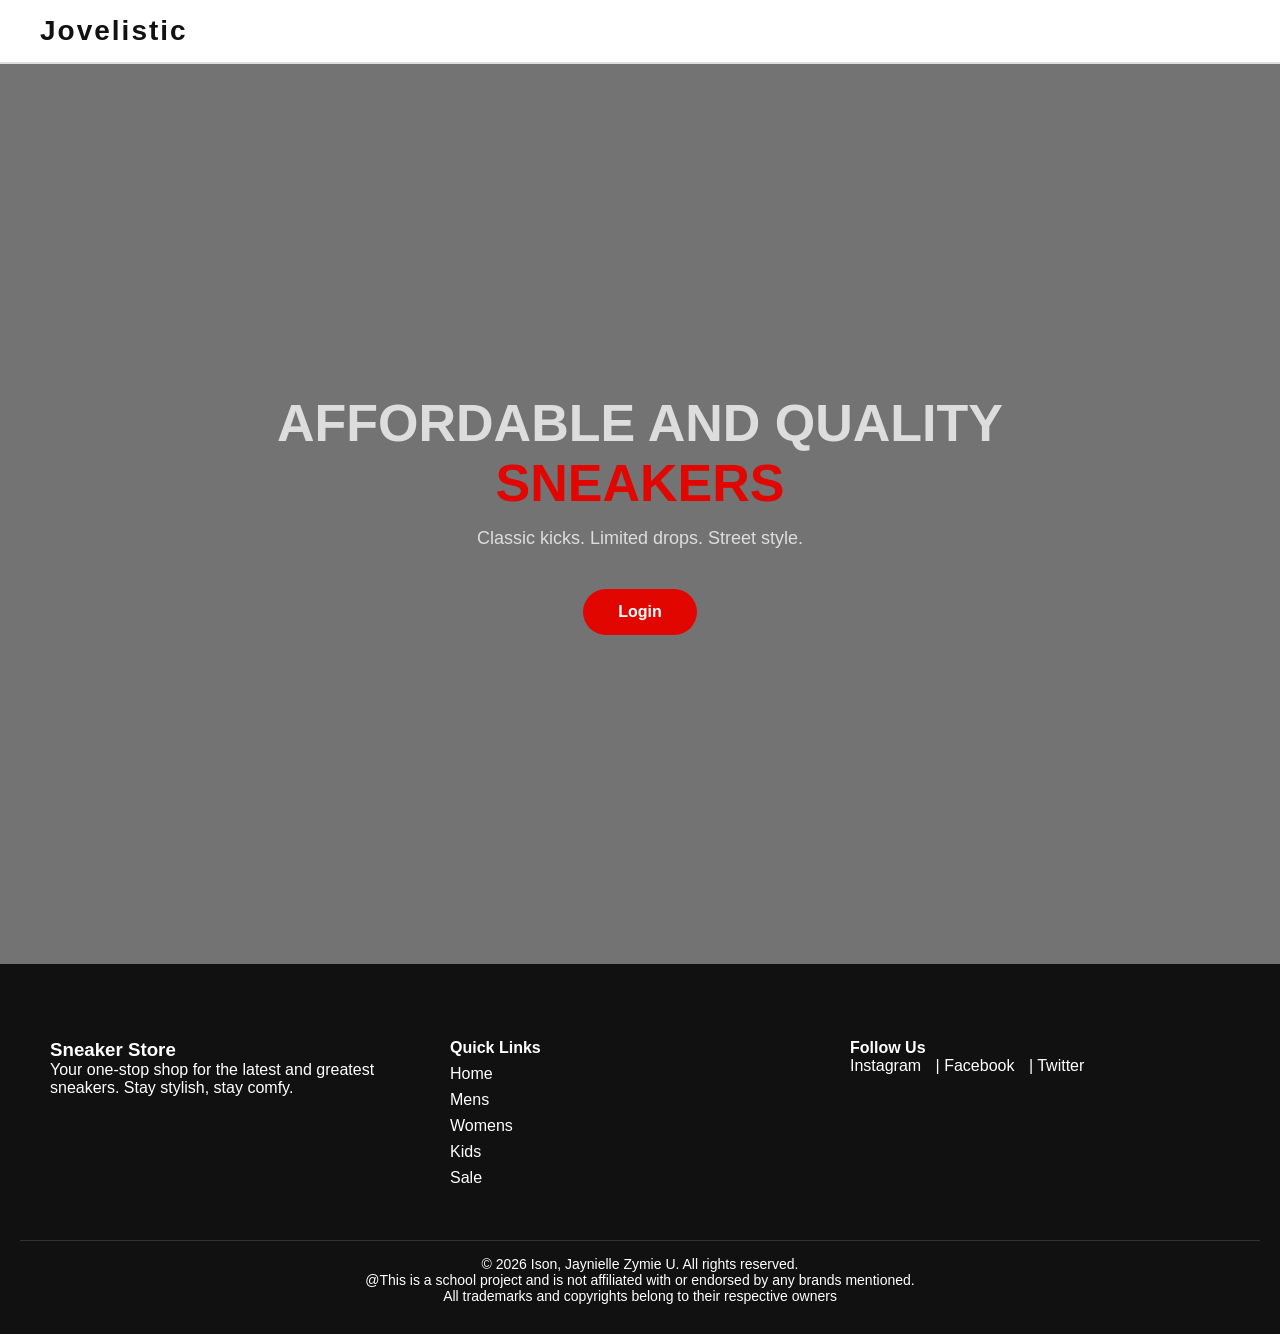
<file: index.html>
<!DOCTYPE html>
<html lang="en">
<head> 
    <meta charset="UTF-8">
    <title>Sneaker Store</title>

    <link rel="preconnect" href="https://fonts.googleapis.com">
    <link rel="preconnect" href="https://fonts.gstatic.com" crossorigin>
    <link href="https://fonts.googleapis.com/css2?family=Mea+Culpa&display=swap" rel="stylesheet">

    <link rel="stylesheet" href="style.css">
</head>

<body>

<header>
    <div class="navbar">
        <div class="logo">Jovelistic</div>
</header>

<section class="hero">

    <video autoplay muted loop playsinline class="bg-video">
        <source src="Backgrounds/Videobackground.mp4" type="video/mp4">
    </video>

    <div class="hero-content">
        <h1>AFFORDABLE AND QUALITY <span>SNEAKERS</span></h1>
        <p>Classic kicks. Limited drops. Street style.</p>


        <a href="login.html">
    <button>Login</button>
</a>


    </div>

</section>

<!-- ===== FOOTER ===== -->
<footer class="site-footer">
    <div class="footer-container">
        <!-- About Section -->
        <div class="footer-about">
            <h3>Sneaker Store</h3>
            <p>Your one-stop shop for the latest and greatest sneakers. Stay stylish, stay comfy.</p>
        </div>

        <!-- Quick Links -->
        <div class="footer-links">
            <h4>Quick Links</h4>
            <ul>
                <li><a href="index.html">Home</a></li>
                <li><a href="Mens.html" onclick="populateProducts('Mens')">Mens</a></li>
                <li><a href="Womens.html" onclick="populateProducts('Womens')">Womens</a></li>
                <li><a href="Kids.html" onclick="populateProducts('Kids')">Kids</a></li>
                <li><a href="Sales.html" onclick="populateProducts('Sale')">Sale</a></li>
            </ul>
        </div>

        <!-- Social Media -->
        <div class="footer-social">
            <h4>Follow Us</h4>
            <a href="#" target="_blank">Instagram</a> |
            <a href="#" target="_blank">Facebook</a> |
            <a href="#" target="_blank">Twitter</a>
        </div>
    </div>

    <div class="footer-bottom">
        <p>© 2026 Ison, Jaynielle Zymie U. All rights reserved.</p>
        <p>@This is a school project and is not affiliated with or endorsed by any brands mentioned.</p>
        <p>All trademarks and copyrights belong to their respective owners</p>
    </div>
</footer>

<script src="script.js"></script>
</body>
</html>
</file>
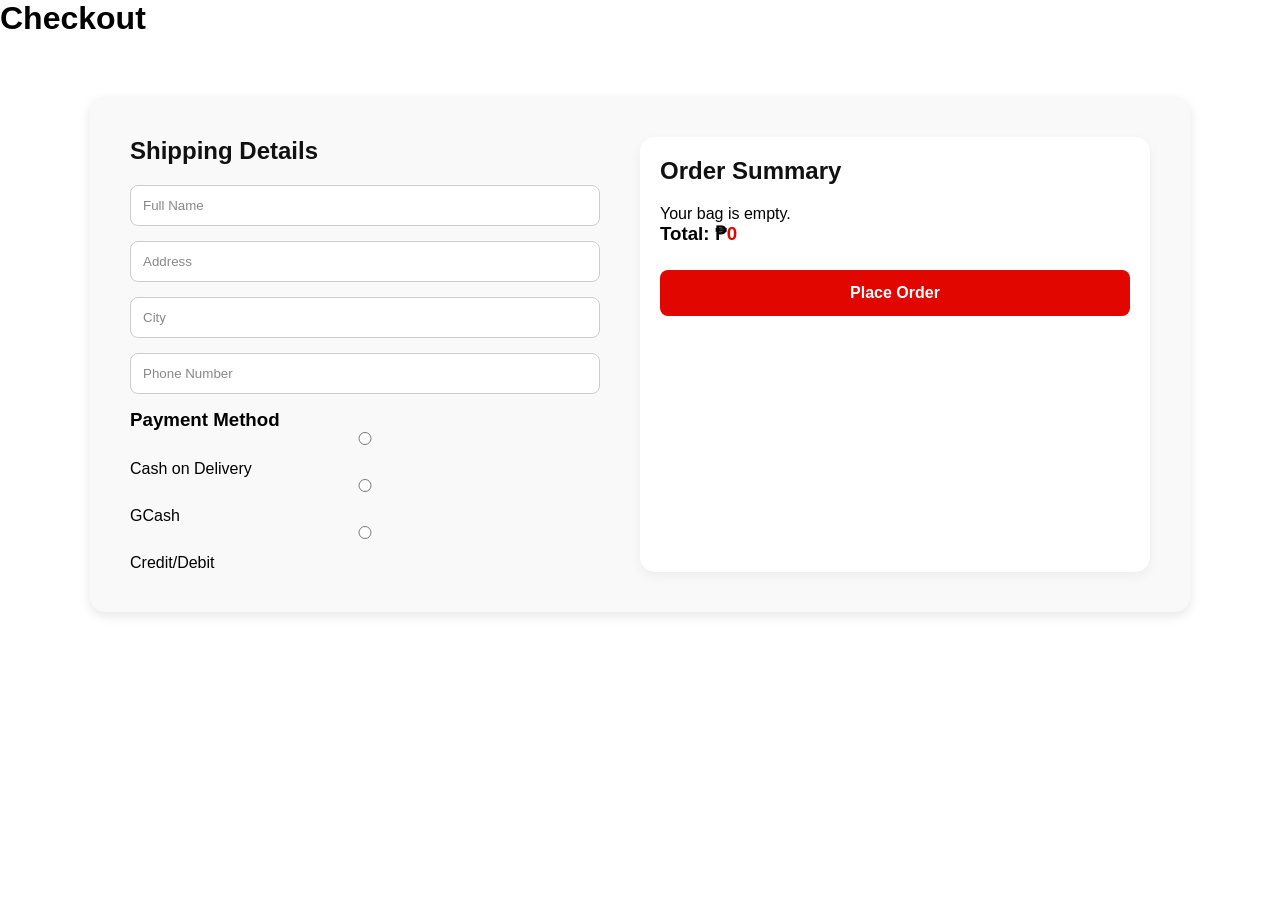
<file: Checkout.html>
<!DOCTYPE html>
<html lang="en">
<head>
    <meta charset="UTF-8">
    <title>Checkout</title>
    <link rel="stylesheet" href="co.css">
</head>

<body data-page="checkout">

<h1>Checkout</h1>

<div class="checkout-container">

    <div class="shipping-form">
        <h2>Shipping Details</h2>

        <input type="text" id="name" placeholder="Full Name">
        <input type="text" id="address" placeholder="Address">
        <input type="text" id="city" placeholder="City">
        <input type="text" id="phone" placeholder="Phone Number">

        <h3>Payment Method</h3>
        <label><input type="radio" name="payment" value="COD"> Cash on Delivery</label>
        <label><input type="radio" name="payment" value="GCash"> GCash</label>
        <label><input type="radio" name="payment" value="Credit/Debit"> Credit/Debit</label>
    </div>

    <div class="order-summary">
        <h2>Order Summary</h2>

        <div id="checkout-items"></div>

        <h3>Total: ₱<span id="checkout-total">0</span></h3>

        <button id="place-order-btn">Place Order</button>
    </div>

</div>

<script src="script.js"></script>

</body>
</html>
</file>
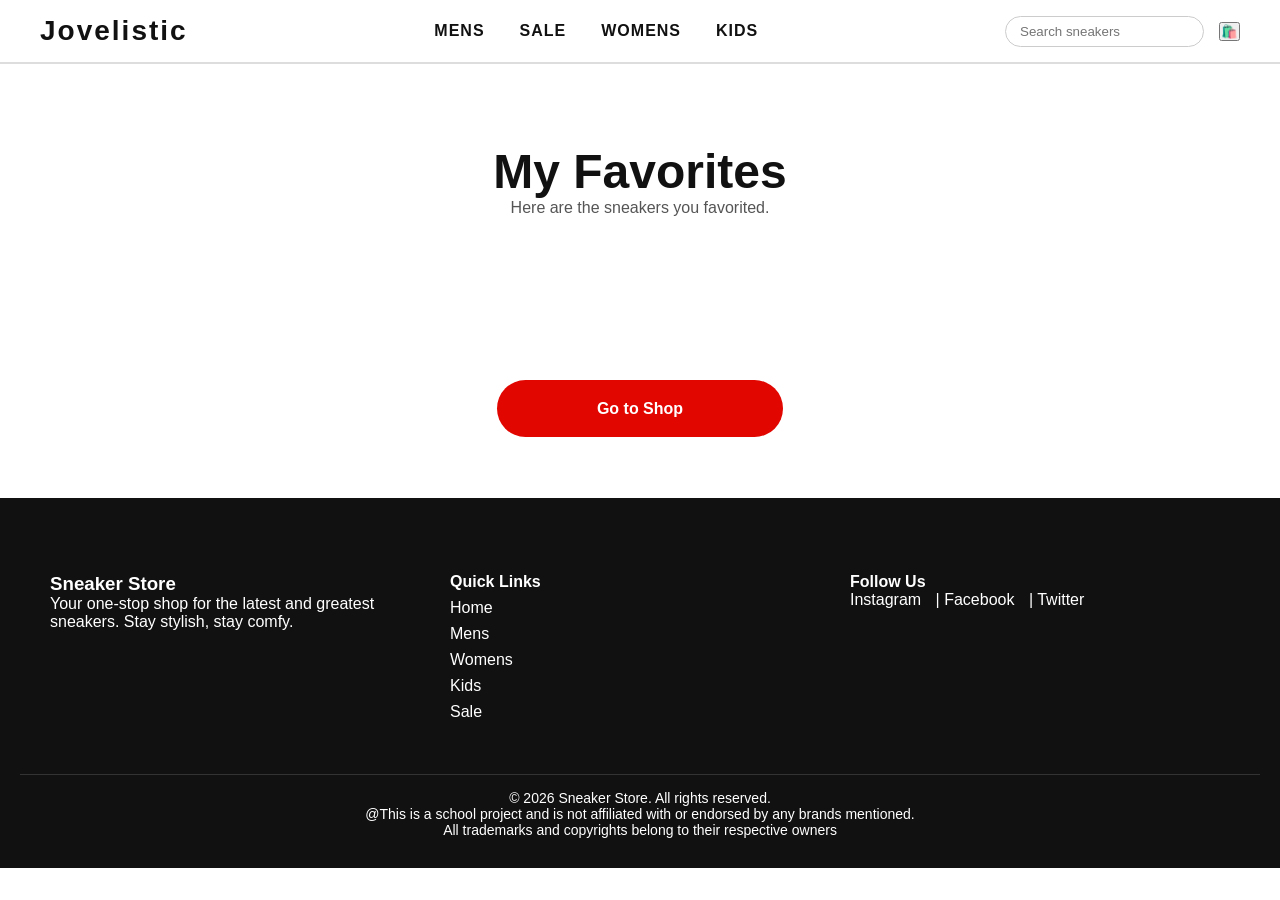
<file: Fave.html>
<!DOCTYPE html>
<html lang="en">
<head>
    <meta charset="UTF-8">
    <title>Favorites - Jovelistic</title>

    <link rel="preconnect" href="https://fonts.googleapis.com">
    <link rel="preconnect" href="https://fonts.gstatic.com" crossorigin>
    <link href="https://fonts.googleapis.com/css2?family=Mea+Culpa&display=swap" rel="stylesheet">
    <link rel="stylesheet" href="style.css">
</head>
<body>

<header>
    <div class="navbar">
        <div class="logo">Jovelistic</div>
        <nav class="menu">
            <a href="Mens.html">Mens</a>
            <a href="Sales.html">Sale</a>
            <a href="Womens.html">Womens</a>
            <a href="Kids.html">Kids</a>
        </nav>
        <div class="right-section">
            <div class="search-bar">
                <input type="text" placeholder="Search sneakers">
            </div>
            
            <a href="Checkout.html"><button>🛍️</button></a>
        </div>
    </div>
</header>

<section class="content">
    <h1>My Favorites</h1>
    <p>Here are the sneakers you favorited.</p>

    <div id="favorites-grid" class="product-grid"></div>

    <div id="empty-message" style="text-align:center; margin-top:40px; display:none;">
        <p style="font-size:20px;">No Items in Favorites</p>
        <a href="Home.html" class="go-to-shop-btn">Go to Shop</a>
    </div>
</section>

<script src="script.js"></script>
<script>
document.addEventListener("DOMContentLoaded", () => {
    const favoritesGrid = document.getElementById("favorites-grid");
    const emptyMsg = document.getElementById("empty-message");

    // Get favorites from localStorage
    let favorites = JSON.parse(localStorage.getItem("favorites")) || [];

    if(favorites.length === 0){
        emptyMsg.style.display = "block";
    } else {
        favorites.forEach(index => {
            const product = products[index];
            if(product){
                const card = document.createElement("div");
                card.className = "product-card";
                card.innerHTML = `
                    <a href="product.html?index=${index}">
                        <img src="${product.images[0]}" alt="${product.name}">
                        <h3>${product.name}</h3>
                        <div class="category">${product.category}</div>
                        <div class="price">₱${product.price}</div>
                    </a>
                `;
                favoritesGrid.appendChild(card);
            }
        });
    }
});
</script>
<footer class="site-footer">
    <div class="footer-container">
        <!-- About Section -->
        <div class="footer-about">
            <h3>Sneaker Store</h3>
            <p>Your one-stop shop for the latest and greatest sneakers. Stay stylish, stay comfy.</p>
        </div>

        <!-- Quick Links -->
        <div class="footer-links">
            <h4>Quick Links</h4>
            <ul>
                <li><a href="Home.html">Home</a></li>
                <li><a href="Mens.html" onclick="populateProducts('Mens')">Mens</a></li>
                <li><a href="Womens.html" onclick="populateProducts('Womens')">Womens</a></li>
                <li><a href="Kids.html" onclick="populateProducts('Kids')">Kids</a></li>
                <li><a href="Sales.html" onclick="populateProducts('Sale')">Sale</a></li>
            </ul>
        </div>

        <!-- Social Media -->
        <div class="footer-social">
            <h4>Follow Us</h4>
            <a href="#" target="_blank">Instagram</a> |
            <a href="#" target="_blank">Facebook</a> |
            <a href="#" target="_blank">Twitter</a>
        </div>
    </div>

    <div class="footer-bottom">
        <p>© 2026 Sneaker Store. All rights reserved.</p>
        <p>@This is a school project and is not affiliated with or endorsed by any brands mentioned.</p>
        <p>All trademarks and copyrights belong to their respective owners</p>
    </div>
</footer>
</body>
</html>
</file>
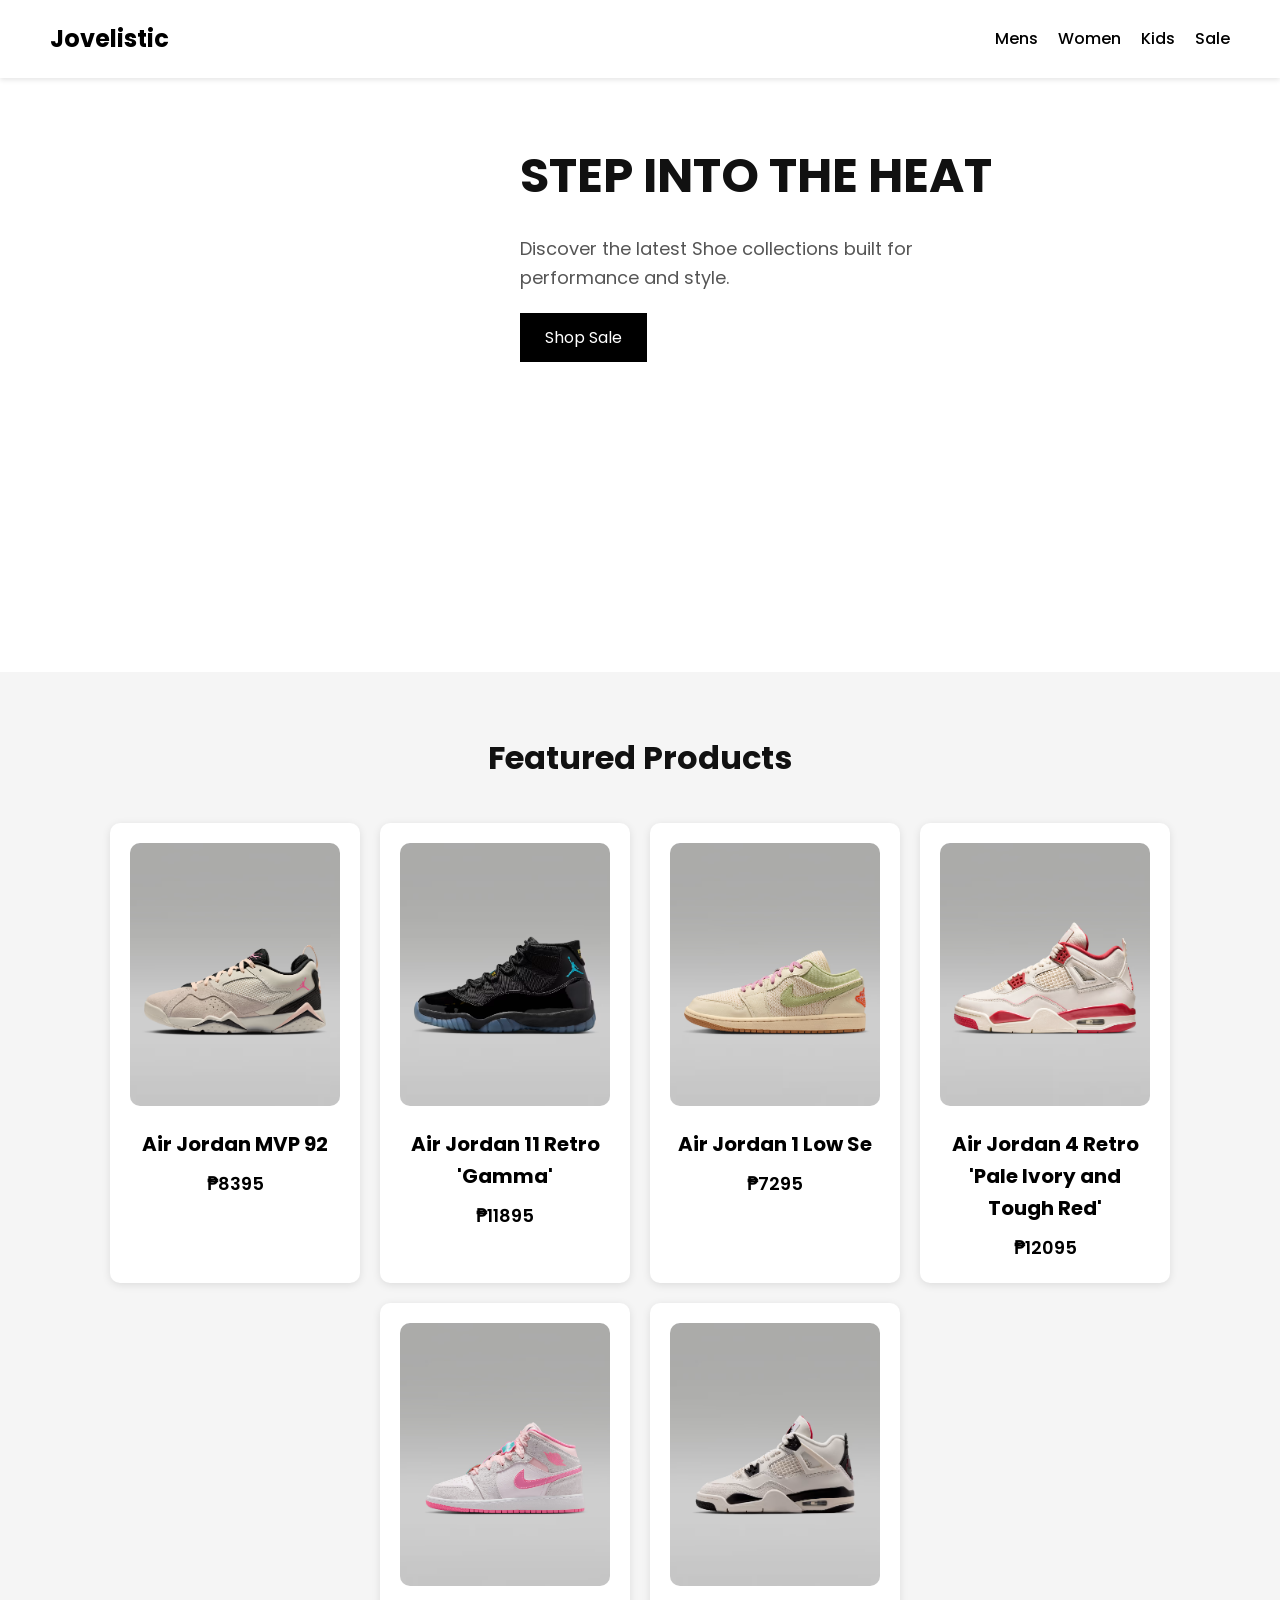
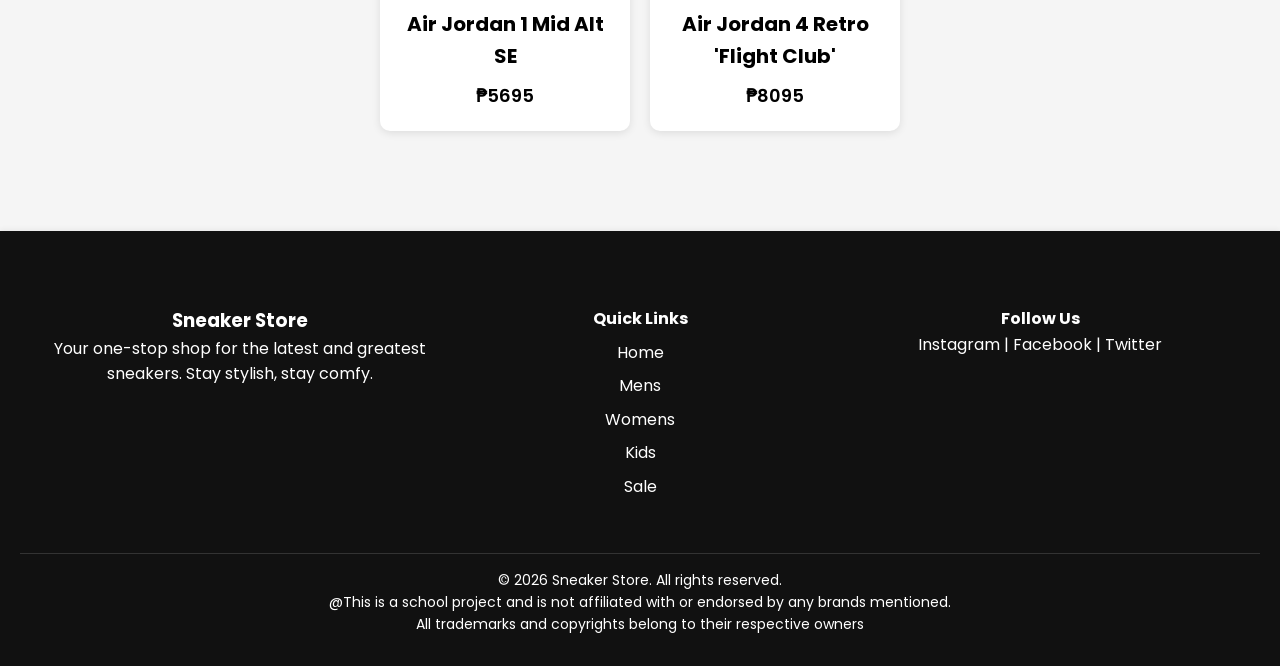
<file: Home.html>
<!DOCTYPE html>
<html lang="en">
<head>
<meta charset="UTF-8">
<meta name="viewport" content="width=device-width, initial-scale=1.0">
<title>Sneaker Store</title>
<link rel="stylesheet" href="css.css">

<link href="https://fonts.googleapis.com/css2?family=Poppins:wght@300;400;600;700&display=swap" rel="stylesheet">

</head>

<body>

<nav>
    <div class="logo">Jovelistic</div>
    <ul>
        <li><a href="Mens.html">Mens</a></li>
        <li><a href="Womens.html">Women</a></li>
        <li><a href="Kids.html">Kids</a></li>
        <li><a href="Sales.html">Sale</a></li>

    </ul>
</nav>

<section class="hero">
    <div class="hero-text">
        <h1>STEP INTO THE HEAT</h1>
        <p>Discover the latest Shoe collections built for performance and style.</p>
        <a href="Sales.html">
        <button>Shop Sale</button>
        </a>
    </div>
     <video autoplay muted loop playsinline class="bg-video">
        <source src="Backgrounds/download.mp4" type="video/mp4">
    </video>
</section>

<section class="products">
    <h2>Featured Products</h2>
    <div class="product-grid" id="featured-products"></div>
</section>

<script src="script.js"></script>

<!-- ===== FOOTER ===== -->
<footer class="site-footer">
    <div class="footer-container">
        <!-- About Section -->
        <div class="footer-about">
            <h3>Sneaker Store</h3>
            <p>Your one-stop shop for the latest and greatest sneakers. Stay stylish, stay comfy.</p>
        </div>

        <!-- Quick Links -->
        <div class="footer-links">
            <h4>Quick Links</h4>
            <ul>
                <li><a href="Home.html">Home</a></li>
                <li><a href="Mens.html" onclick="populateProducts('Mens')">Mens</a></li>
                <li><a href="Womens.html" onclick="populateProducts('Womens')">Womens</a></li>
                <li><a href="Kids.html" onclick="populateProducts('Kids')">Kids</a></li>
                <li><a href="Sales.html" onclick="populateProducts('Sale')">Sale</a></li>
            </ul>
        </div>

        <!-- Social Media -->
        <div class="footer-social">
            <h4>Follow Us</h4>
            <a href="#" target="_blank">Instagram</a> |
            <a href="#" target="_blank">Facebook</a> |
            <a href="#" target="_blank">Twitter</a>
        </div>
    </div>

    <div class="footer-bottom">
        <p>© 2026 Sneaker Store. All rights reserved.</p>
        <p>@This is a school project and is not affiliated with or endorsed by any brands mentioned.</p>
        <p>All trademarks and copyrights belong to their respective owners</p>
    </div>
</footer>

</body>
</html>
</file>
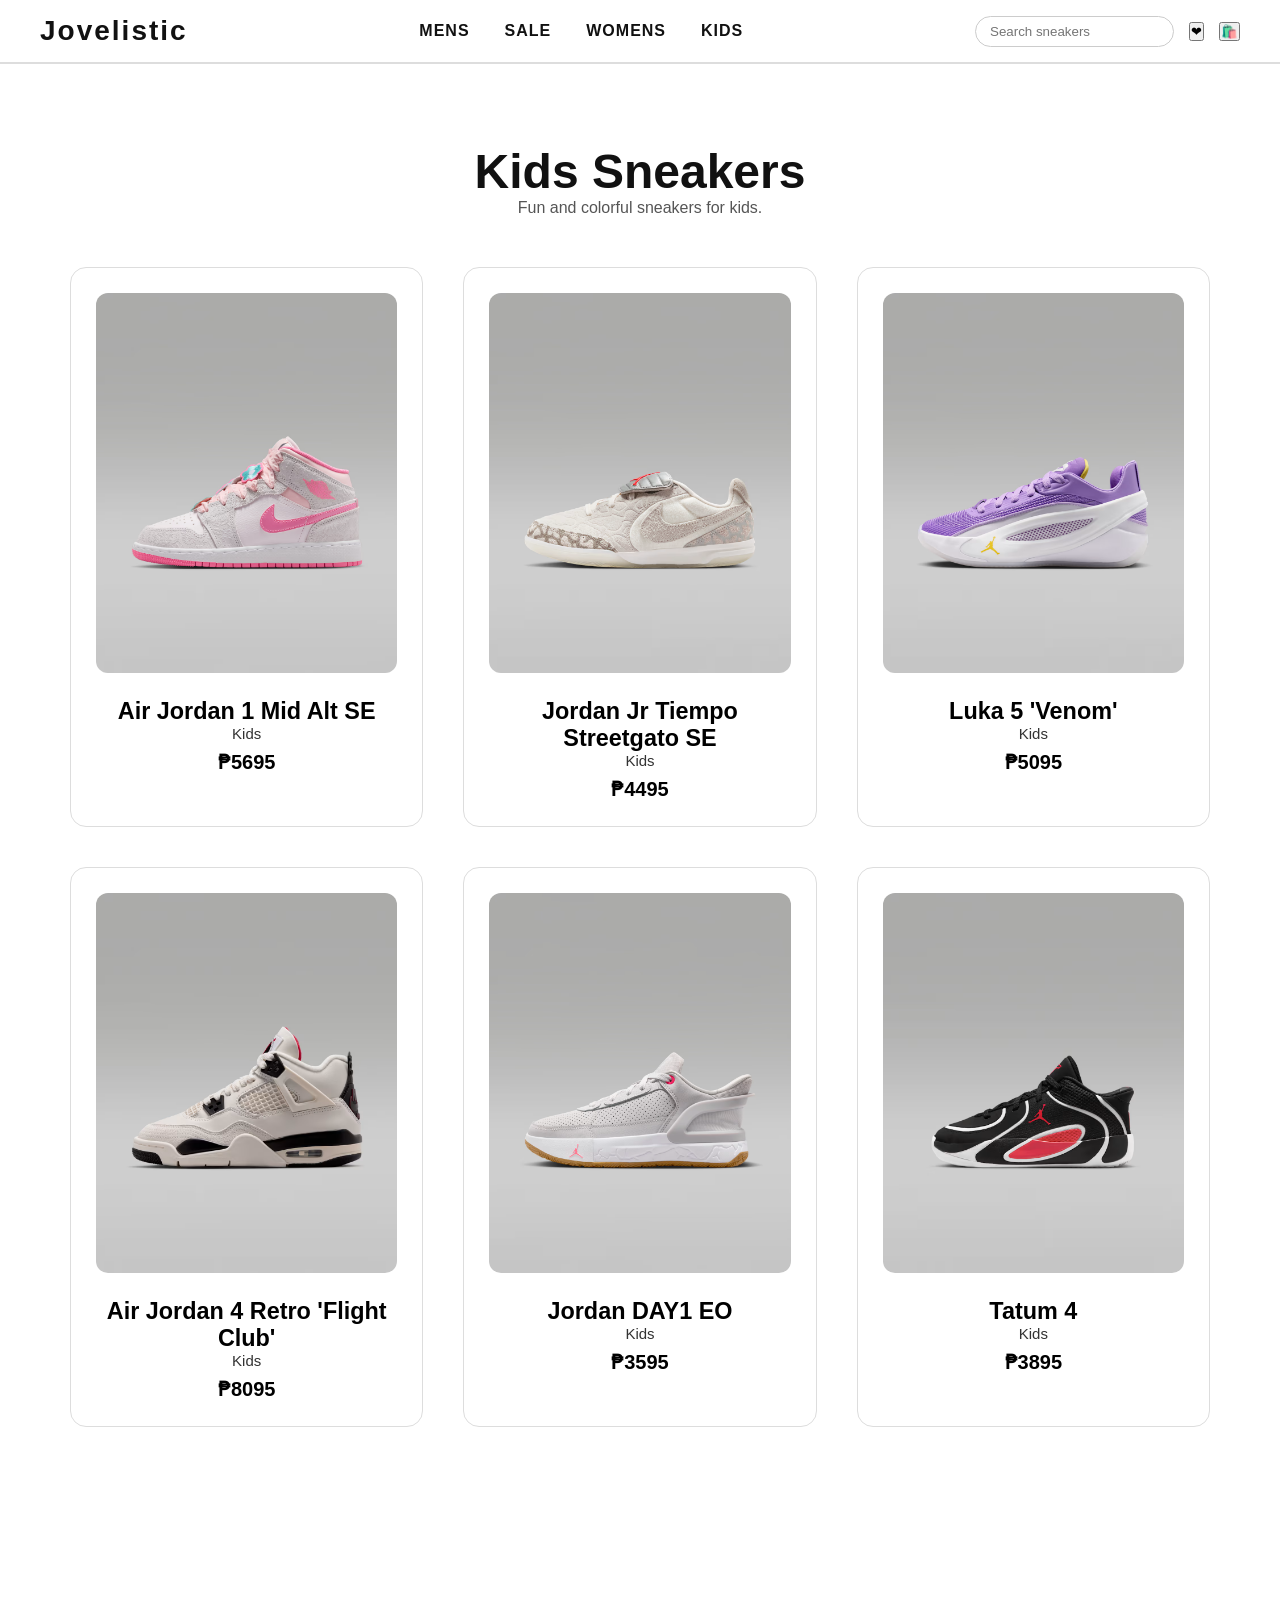
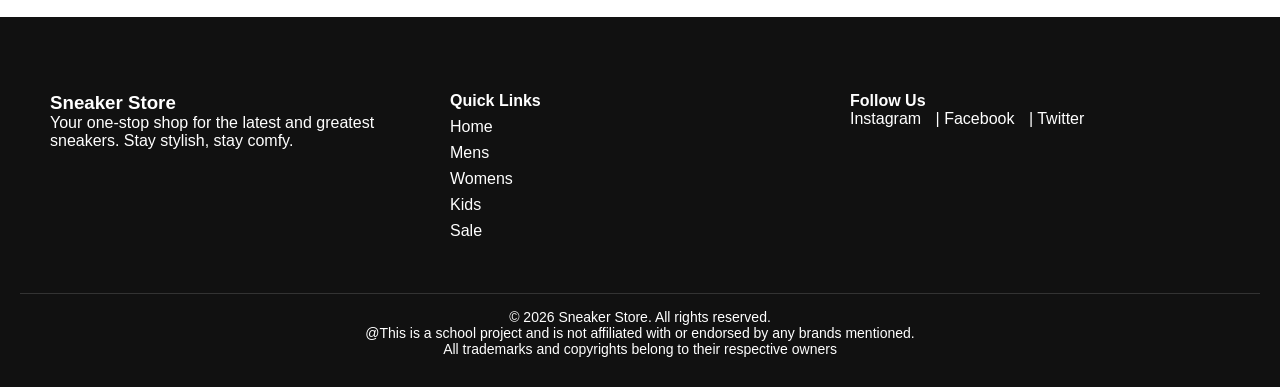
<file: Kids.html>
<!DOCTYPE html>
<html lang="en">
<head>
    <meta charset="UTF-8">
    <title>Kids Sneakers</title>

    <link rel="preconnect" href="https://fonts.googleapis.com">
    <link rel="preconnect" href="https://fonts.gstatic.com" crossorigin>
    <link href="https://fonts.googleapis.com/css2?family=Mea+Culpa&display=swap" rel="stylesheet">

    <link rel="stylesheet" href="style.css">
</head>
<body data-category="Kids">

<header>
    <div class="navbar">
        <div class="logo">Jovelistic</div>

        <nav class="menu">
            <a href="Mens.html">Mens</a>
            <a href="Sales.html">Sale</a>
            <a href="Womens.html">Womens</a>
            <a href="Kids.html">Kids</a>
        </nav>

        <div class="right-section">
            <div class="search-bar">
                <input type="text" id="searchBar" placeholder="Search sneakers">
            </div>
            <a href="Fave.html"><button>❤</button></a>
            <a href="Checkout.html"><button>🛍️</button></a>
        </div>
    </div>
</header>

<section class="content">
    <h1>Kids Sneakers</h1>
    <p>Fun and colorful sneakers for kids.</p>
    <div class="product-grid" id="product-grid"></div>
</section>

<script src="script.js"></script>

<!-- ===== FOOTER ===== -->
<footer class="site-footer">
    <div class="footer-container">
        <!-- About Section -->
        <div class="footer-about">
            <h3>Sneaker Store</h3>
            <p>Your one-stop shop for the latest and greatest sneakers. Stay stylish, stay comfy.</p>
        </div>

        <!-- Quick Links -->
        <div class="footer-links">
            <h4>Quick Links</h4>
            <ul>
                <li><a href="Home.html">Home</a></li>
                <li><a href="Mens.html" onclick="populateProducts('Mens')">Mens</a></li>
                <li><a href="Womens.html" onclick="populateProducts('Womens')">Womens</a></li>
                <li><a href="Kids.html" onclick="populateProducts('Kids')">Kids</a></li>
                <li><a href="Sales.html" onclick="populateProducts('Sale')">Sale</a></li>
            </ul>
        </div>

        <!-- Social Media -->
        <div class="footer-social">
            <h4>Follow Us</h4>
            <a href="#" target="_blank">Instagram</a> |
            <a href="#" target="_blank">Facebook</a> |
            <a href="#" target="_blank">Twitter</a>
        </div>
    </div>

    <div class="footer-bottom">
        <p>© 2026 Sneaker Store. All rights reserved.</p>
        <p>@This is a school project and is not affiliated with or endorsed by any brands mentioned.</p>
        <p>All trademarks and copyrights belong to their respective owners</p>
    </div>
</footer>

</body>
</html>
</file>
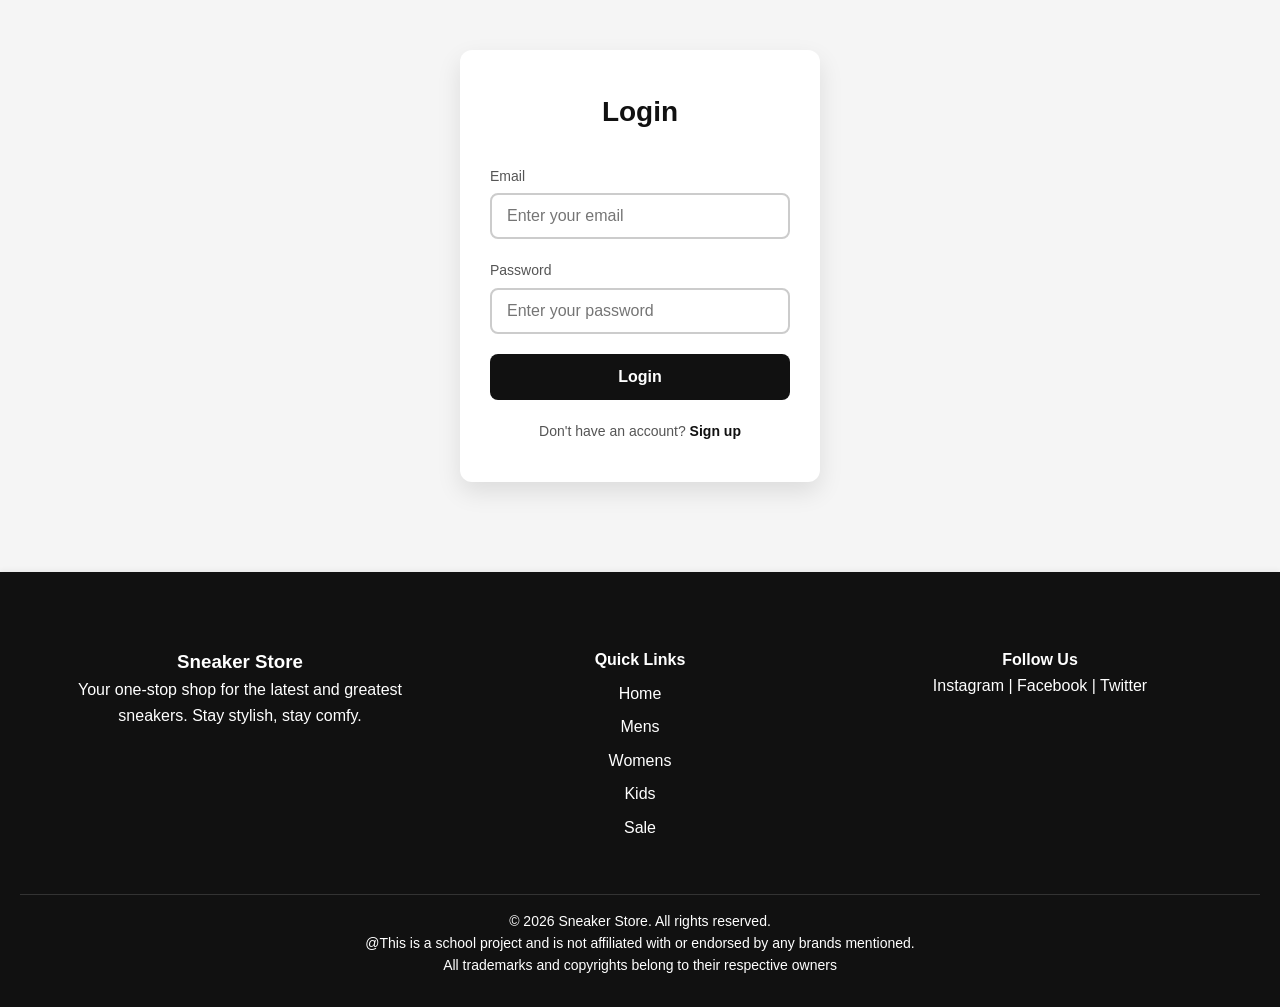
<file: login.html>
<!DOCTYPE html>
<html lang="en">
<head>
<meta charset="UTF-8">
<meta name="viewport" content="width=device-width, initial-scale=1.0">
<title>Login - Jovelistic</title>
<link rel="stylesheet" href="css.css">
</head>
<body>
<div class="login-container">
    <h2>Login</h2>
    <form id="loginForm">
        <div class="input-group">
            <label>Email</label>
            <input type="email" id="loginEmail" placeholder="Enter your email" required>
        </div>
        <div class="input-group">
            <label>Password</label>
            <input type="password" id="loginPassword" placeholder="Enter your password" required>
        </div>
        <button type="submit" class="login-btn">Login</button>
    </form>
    <p>Don't have an account? <a href="signup.html">Sign up</a></p>
</div>

<script>
document.getElementById('loginForm').addEventListener('submit', function(e){
    e.preventDefault();
    const email = document.getElementById('loginEmail').value;
    const password = document.getElementById('loginPassword').value;

    const users = JSON.parse(localStorage.getItem('users')) || [];

    const user = users.find(u => u.email === email && u.password === password);
    if(user){
        alert('Login successful!');
        window.location.href = 'Home.html'; // redirect to your landing page
    } else {
        alert('Invalid email or password!');
    }
});
</script>

<footer class="site-footer">
    <div class="footer-container">
        <!-- About Section -->
        <div class="footer-about">
            <h3>Sneaker Store</h3>
            <p>Your one-stop shop for the latest and greatest sneakers. Stay stylish, stay comfy.</p>
        </div>

        <!-- Quick Links -->
        <div class="footer-links">
            <h4>Quick Links</h4>
            <ul>
                <li><a href="index.html">Home</a></li>
                <li><a href="Mens.html" onclick="populateProducts('Mens')">Mens</a></li>
                <li><a href="Womens.html" onclick="populateProducts('Womens')">Womens</a></li>
                <li><a href="Kids.html" onclick="populateProducts('Kids')">Kids</a></li>
                <li><a href="Sales.html" onclick="populateProducts('Sale')">Sale</a></li>
            </ul>
        </div>

        <!-- Social Media -->
        <div class="footer-social">
            <h4>Follow Us</h4>
            <a href="#" target="_blank">Instagram</a> |
            <a href="#" target="_blank">Facebook</a> |
            <a href="#" target="_blank">Twitter</a>
        </div>
    </div>

    <div class="footer-bottom">
        <p>© 2026 Sneaker Store. All rights reserved.</p>
        <p>@This is a school project and is not affiliated with or endorsed by any brands mentioned.</p>
        <p>All trademarks and copyrights belong to their respective owners</p>
    </div>
</footer>

</body>
</html>
</file>
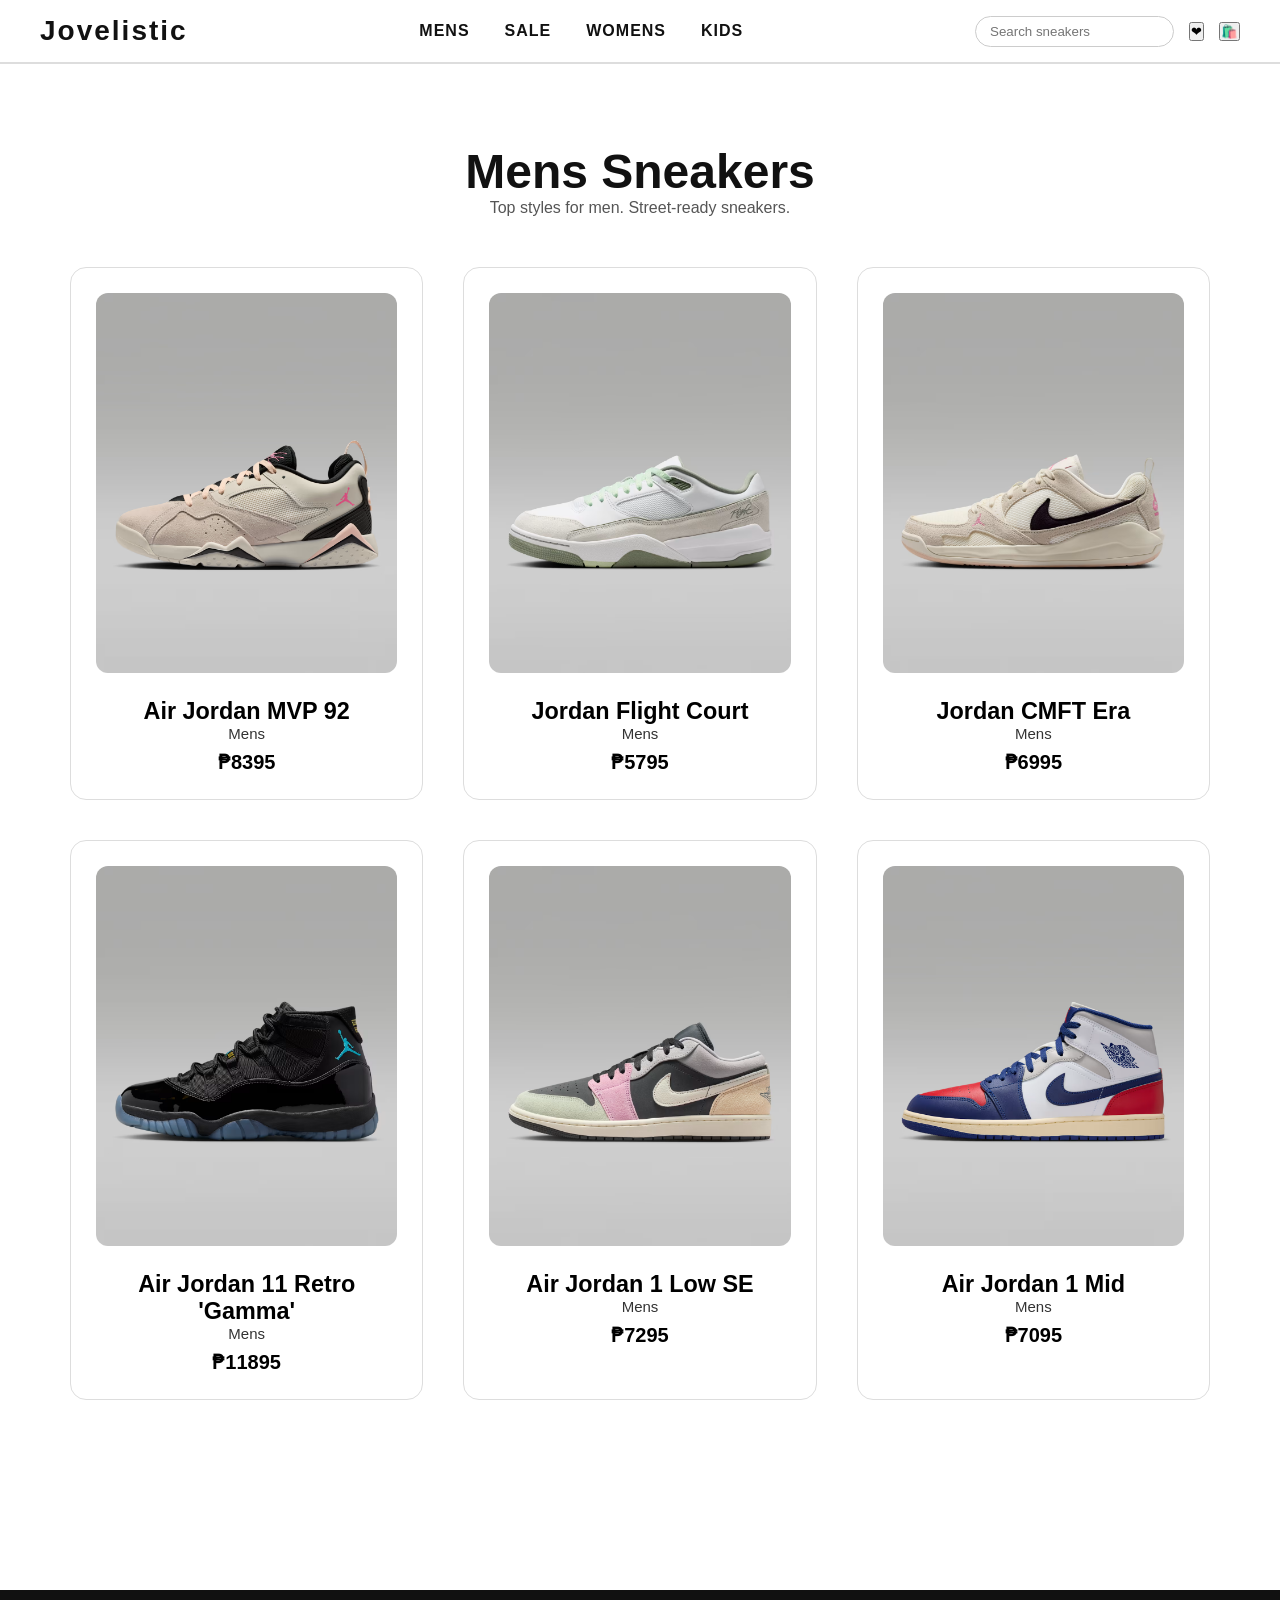
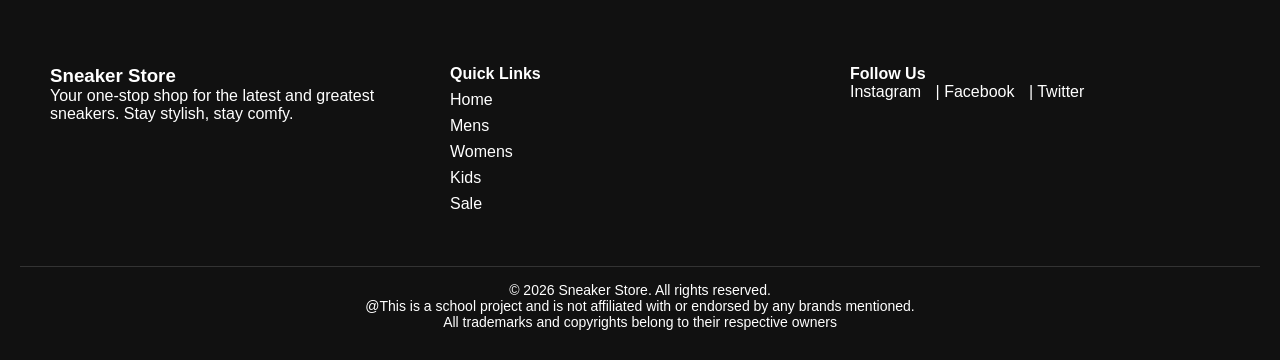
<file: Mens.html>
<!DOCTYPE html>
<html lang="en">
<head>
    <meta charset="UTF-8">
    <title>Mens Sneakers</title>

    <link rel="preconnect" href="https://fonts.googleapis.com">
    <link rel="preconnect" href="https://fonts.gstatic.com" crossorigin>
    <link href="https://fonts.googleapis.com/css2?family=Mea+Culpa&display=swap" rel="stylesheet">

    <link rel="stylesheet" href="style.css">
</head>
<body data-category="Mens">

<header>
    <div class="navbar">
        <div class="logo">Jovelistic</div>

        <nav class="menu">
            <a href="Mens.html">Mens</a>
            <a href="Sales.html">Sale</a>
            <a href="Womens.html">Womens</a>
            <a href="Kids.html">Kids</a>
        </nav>

        <div class="right-section">
            <div class="search-bar">
                <input type="text" id="searchBar" placeholder="Search sneakers">
            </div>
            <a href="Fave.html"><button>❤</button></a>
            <a href="Checkout.html"><button>🛍️</button></a>
        </div>
    </div> 
</header>

<section class="content">
    <h1>Mens Sneakers</h1>
    <p>Top styles for men. Street-ready sneakers.</p>
    <div class="product-grid" id="product-grid"></div>
</section>

<script src="script.js"></script>

<!-- ===== FOOTER ===== -->
<footer class="site-footer">
    <div class="footer-container">
        <!-- About Section -->
        <div class="footer-about">
            <h3>Sneaker Store</h3>
            <p>Your one-stop shop for the latest and greatest sneakers. Stay stylish, stay comfy.</p>
        </div>

        <!-- Quick Links -->
        <div class="footer-links">
            <h4>Quick Links</h4>
            <ul>
                <li><a href="Home.html">Home</a></li>
                <li><a href="Mens.html" onclick="populateProducts('Mens')">Mens</a></li>
                <li><a href="Womens.html" onclick="populateProducts('Womens')">Womens</a></li>
                <li><a href="Kids.html" onclick="populateProducts('Kids')">Kids</a></li>
                <li><a href="Sales.html" onclick="populateProducts('Sale')">Sale</a></li>
            </ul>
        </div>

        <!-- Social Media -->
        <div class="footer-social">
            <h4>Follow Us</h4>
            <a href="#" target="_blank">Instagram</a> |
            <a href="#" target="_blank">Facebook</a> |
            <a href="#" target="_blank">Twitter</a>
        </div>
    </div>

    <div class="footer-bottom">
        <p>© 2026 Sneaker Store. All rights reserved.</p>
        <p>@This is a school project and is not affiliated with or endorsed by any brands mentioned.</p>
        <p>All trademarks and copyrights belong to their respective owners</p>
    </div>
</footer>

</body>
</html>
</file>
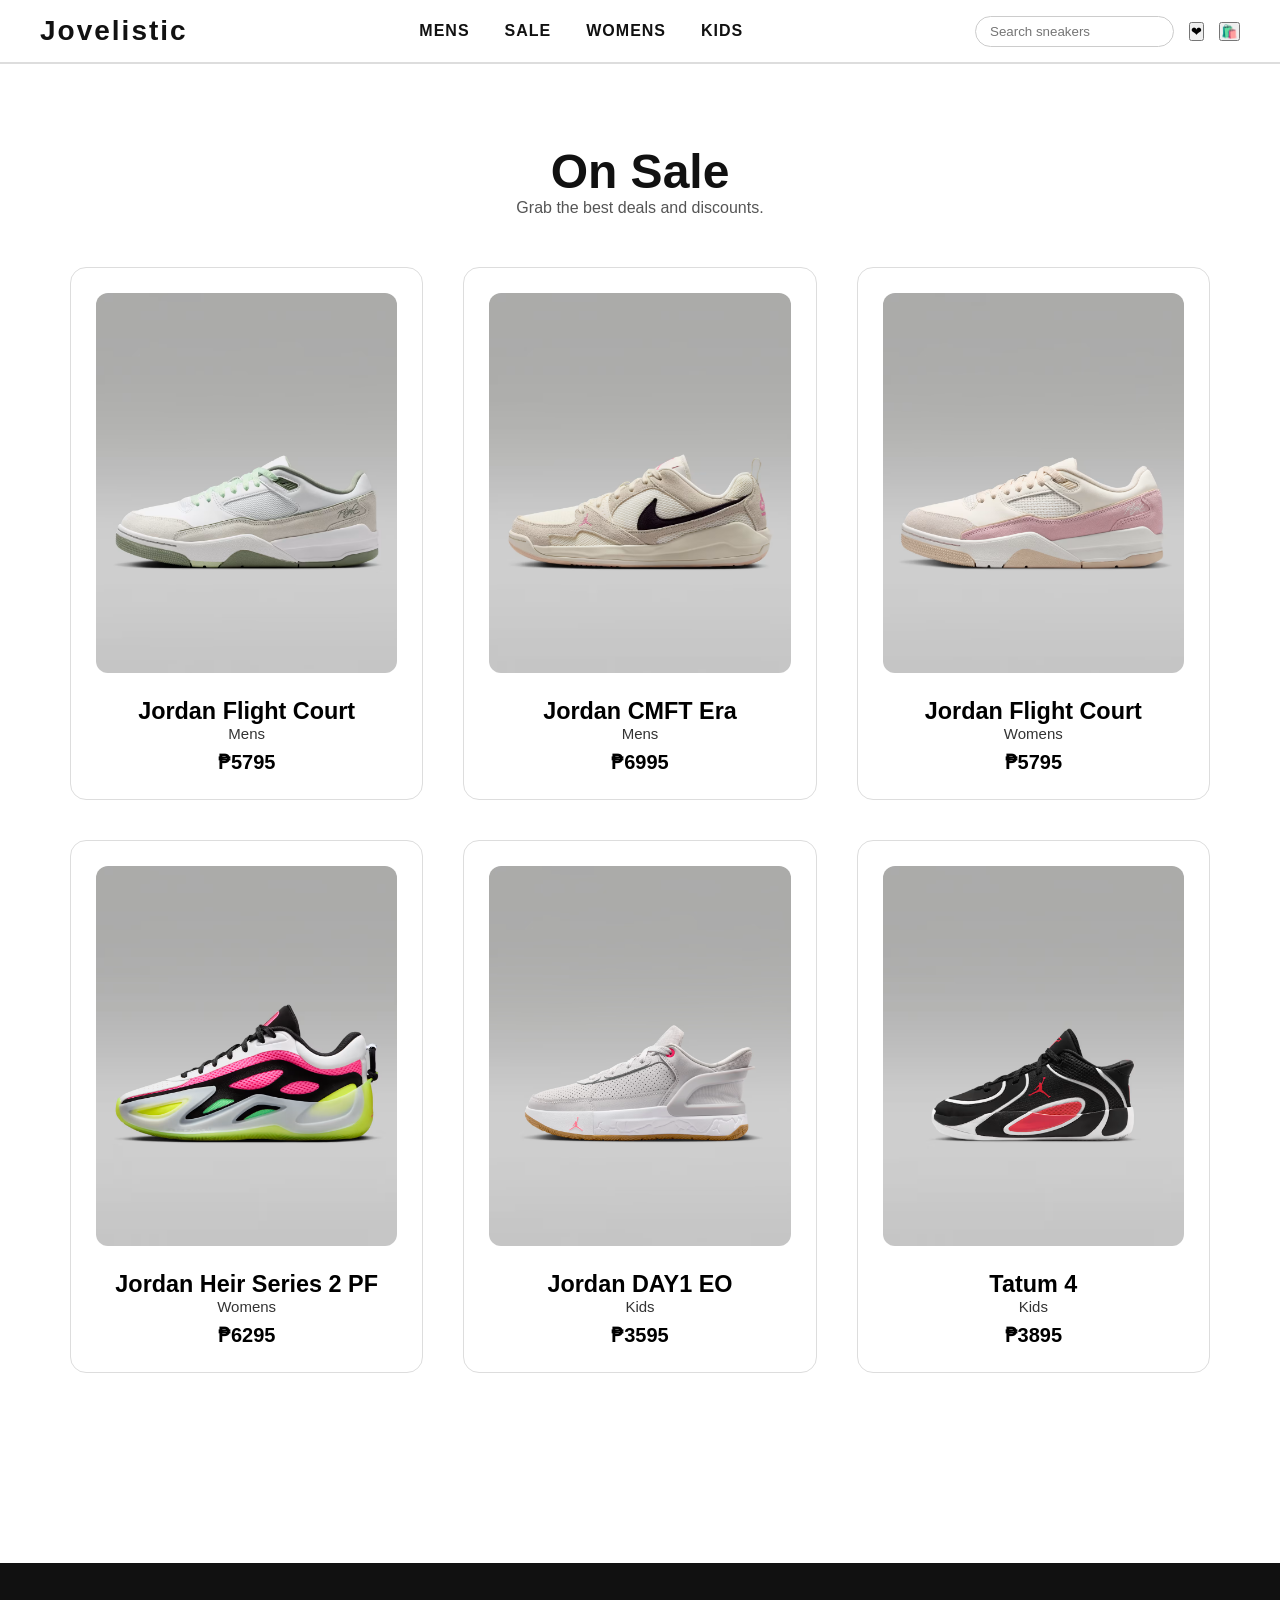
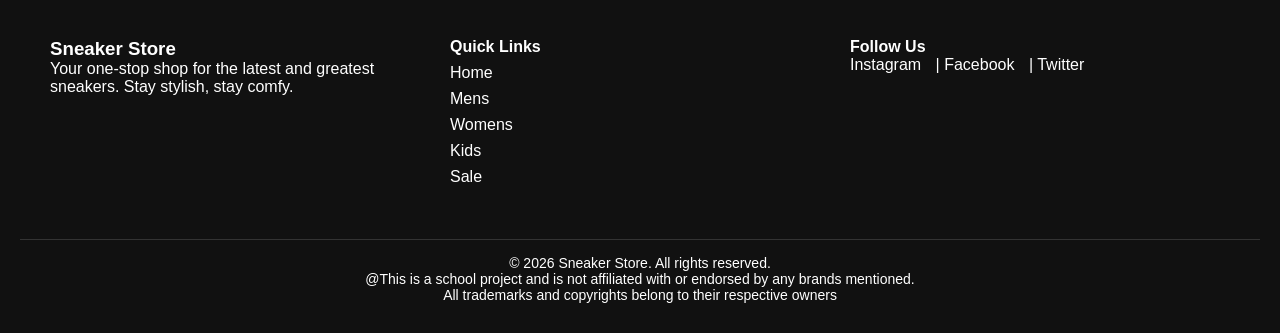
<file: Sales.html>
<!DOCTYPE html>
<html lang="en">
<head>
    <meta charset="UTF-8">
    <title>Sale Sneakers</title>

    <link rel="preconnect" href="https://fonts.googleapis.com">
    <link rel="preconnect" href="https://fonts.gstatic.com" crossorigin>
    <link href="https://fonts.googleapis.com/css2?family=Mea+Culpa&display=swap" rel="stylesheet">

    <link rel="stylesheet" href="style.css">
</head>
<body data-category="Sale">

<header>
    <div class="navbar">
        <div class="logo">Jovelistic</div>

        <nav class="menu">
            <a href="Mens.html">Mens</a>
            <a href="Sales.html">Sale</a>
            <a href="Womens.html">Womens</a>
            <a href="Kids.html">Kids</a>
        </nav>

        <div class="right-section">
            <div class="search-bar">
                <input type="text" id="searchBar" placeholder="Search sneakers">
            </div>
            <a href="Fave.html"><button>❤</button></a>
            <a href="Checkout.html"><button>🛍️</button></a>
        </div>
    </div>
</header>

<section class="content">
    <h1>On Sale</h1>
    <p>Grab the best deals and discounts.</p>
    <div class="product-grid" id="product-grid"></div>
</section>

<script src="script.js"></script>

<!-- ===== FOOTER ===== -->
<footer class="site-footer">
    <div class="footer-container">
        <!-- About Section -->
        <div class="footer-about">
            <h3>Sneaker Store</h3>
            <p>Your one-stop shop for the latest and greatest sneakers. Stay stylish, stay comfy.</p>
        </div>

        <!-- Quick Links -->
        <div class="footer-links">
            <h4>Quick Links</h4>
            <ul>
                <li><a href="Home.html">Home</a></li>
                <li><a href="Mens.html" onclick="populateProducts('Mens')">Mens</a></li>
                <li><a href="Womens.html" onclick="populateProducts('Womens')">Womens</a></li>
                <li><a href="Kids.html" onclick="populateProducts('Kids')">Kids</a></li>
                <li><a href="Sales.html" onclick="populateProducts('Sale')">Sale</a></li>
            </ul>
        </div>

        <!-- Social Media -->
        <div class="footer-social">
            <h4>Follow Us</h4>
            <a href="#" target="_blank">Instagram</a> |
            <a href="#" target="_blank">Facebook</a> |
            <a href="#" target="_blank">Twitter</a>
        </div>
    </div>

    <div class="footer-bottom">
        <p>© 2026 Sneaker Store. All rights reserved.</p>
        <p>@This is a school project and is not affiliated with or endorsed by any brands mentioned.</p>
        <p>All trademarks and copyrights belong to their respective owners</p>
    </div>
</footer>

</body>
</html>
</file>
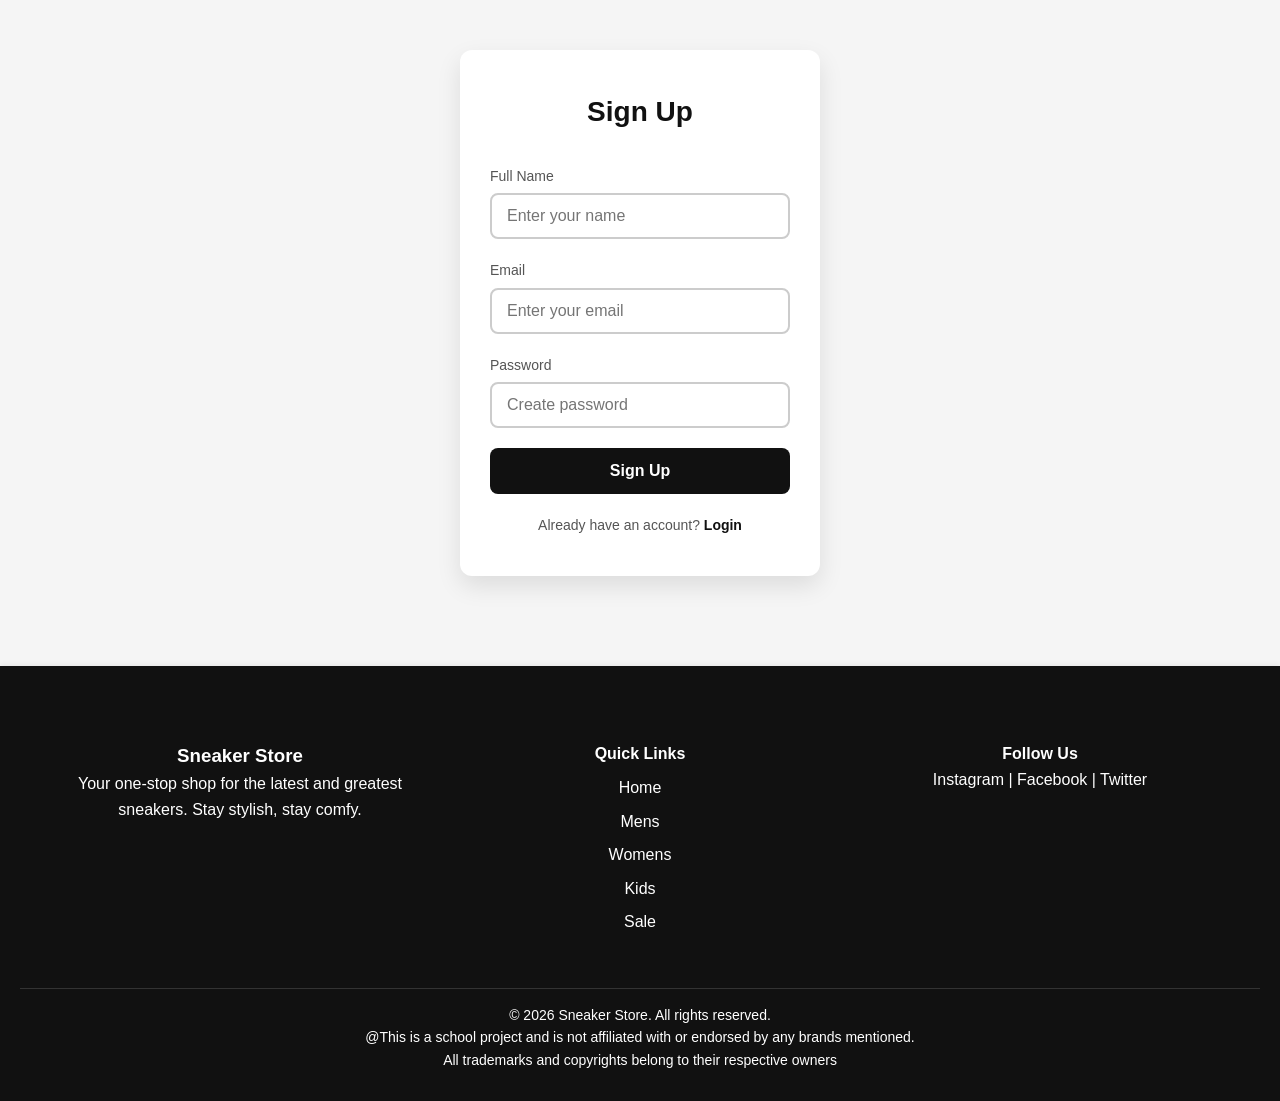
<file: signup.html>
<!DOCTYPE html>
<html lang="en">
<head>
<meta charset="UTF-8">
<meta name="viewport" content="width=device-width, initial-scale=1.0">
<title>Sign Up - Jovelistic</title>
<link rel="stylesheet" href="css.css">
</head>
<body>
<div class="signup-container">
    <h2>Sign Up</h2>
    <form id="signupForm">
        <div class="input-group">
            <label>Full Name</label>
            <input type="text" id="signupName" placeholder="Enter your name" required>
        </div>
        <div class="input-group">
            <label>Email</label>
            <input type="email" id="signupEmail" placeholder="Enter your email" required>
        </div>
        <div class="input-group">
            <label>Password</label>
            <input type="password" id="signupPassword" placeholder="Create password" required>
        </div>
        <button type="submit" class="signup-btn">Sign Up</button>
    </form>
    <p>Already have an account? <a href="login.html">Login</a></p>
</div>

<script>
document.getElementById('signupForm').addEventListener('submit', function(e){
    e.preventDefault();
    const name = document.getElementById('signupName').value;
    const email = document.getElementById('signupEmail').value;
    const password = document.getElementById('signupPassword').value;

    let users = JSON.parse(localStorage.getItem('users')) || [];

    if(users.some(u => u.email === email)){
        alert('Email already registered!');
        return;
    }

    users.push({name, email, password});
    localStorage.setItem('users', JSON.stringify(users));
    alert('Signup successful! You can now login.');
    window.location.href = 'login.html';
});
</script>

<footer class="site-footer">
    <div class="footer-container">
        <!-- About Section -->
        <div class="footer-about">
            <h3>Sneaker Store</h3>
            <p>Your one-stop shop for the latest and greatest sneakers. Stay stylish, stay comfy.</p>
        </div>

        <!-- Quick Links -->
        <div class="footer-links">
            <h4>Quick Links</h4>
            <ul>
                <li><a href="index.html">Home</a></li>
                <li><a href="Mens.html" onclick="populateProducts('Mens')">Mens</a></li>
                <li><a href="Womens.html" onclick="populateProducts('Womens')">Womens</a></li>
                <li><a href="Kids.html" onclick="populateProducts('Kids')">Kids</a></li>
                <li><a href="Sales.html" onclick="populateProducts('Sale')">Sale</a></li>
            </ul>
        </div>

        <!-- Social Media -->
        <div class="footer-social">
            <h4>Follow Us</h4>
            <a href="#" target="_blank">Instagram</a> |
            <a href="#" target="_blank">Facebook</a> |
            <a href="#" target="_blank">Twitter</a>
        </div>
    </div>

    <div class="footer-bottom">
        <p>© 2026 Sneaker Store. All rights reserved.</p>
        <p>@This is a school project and is not affiliated with or endorsed by any brands mentioned.</p>
        <p>All trademarks and copyrights belong to their respective owners</p>
    </div>
</footer>

</body>
</html>
</file>
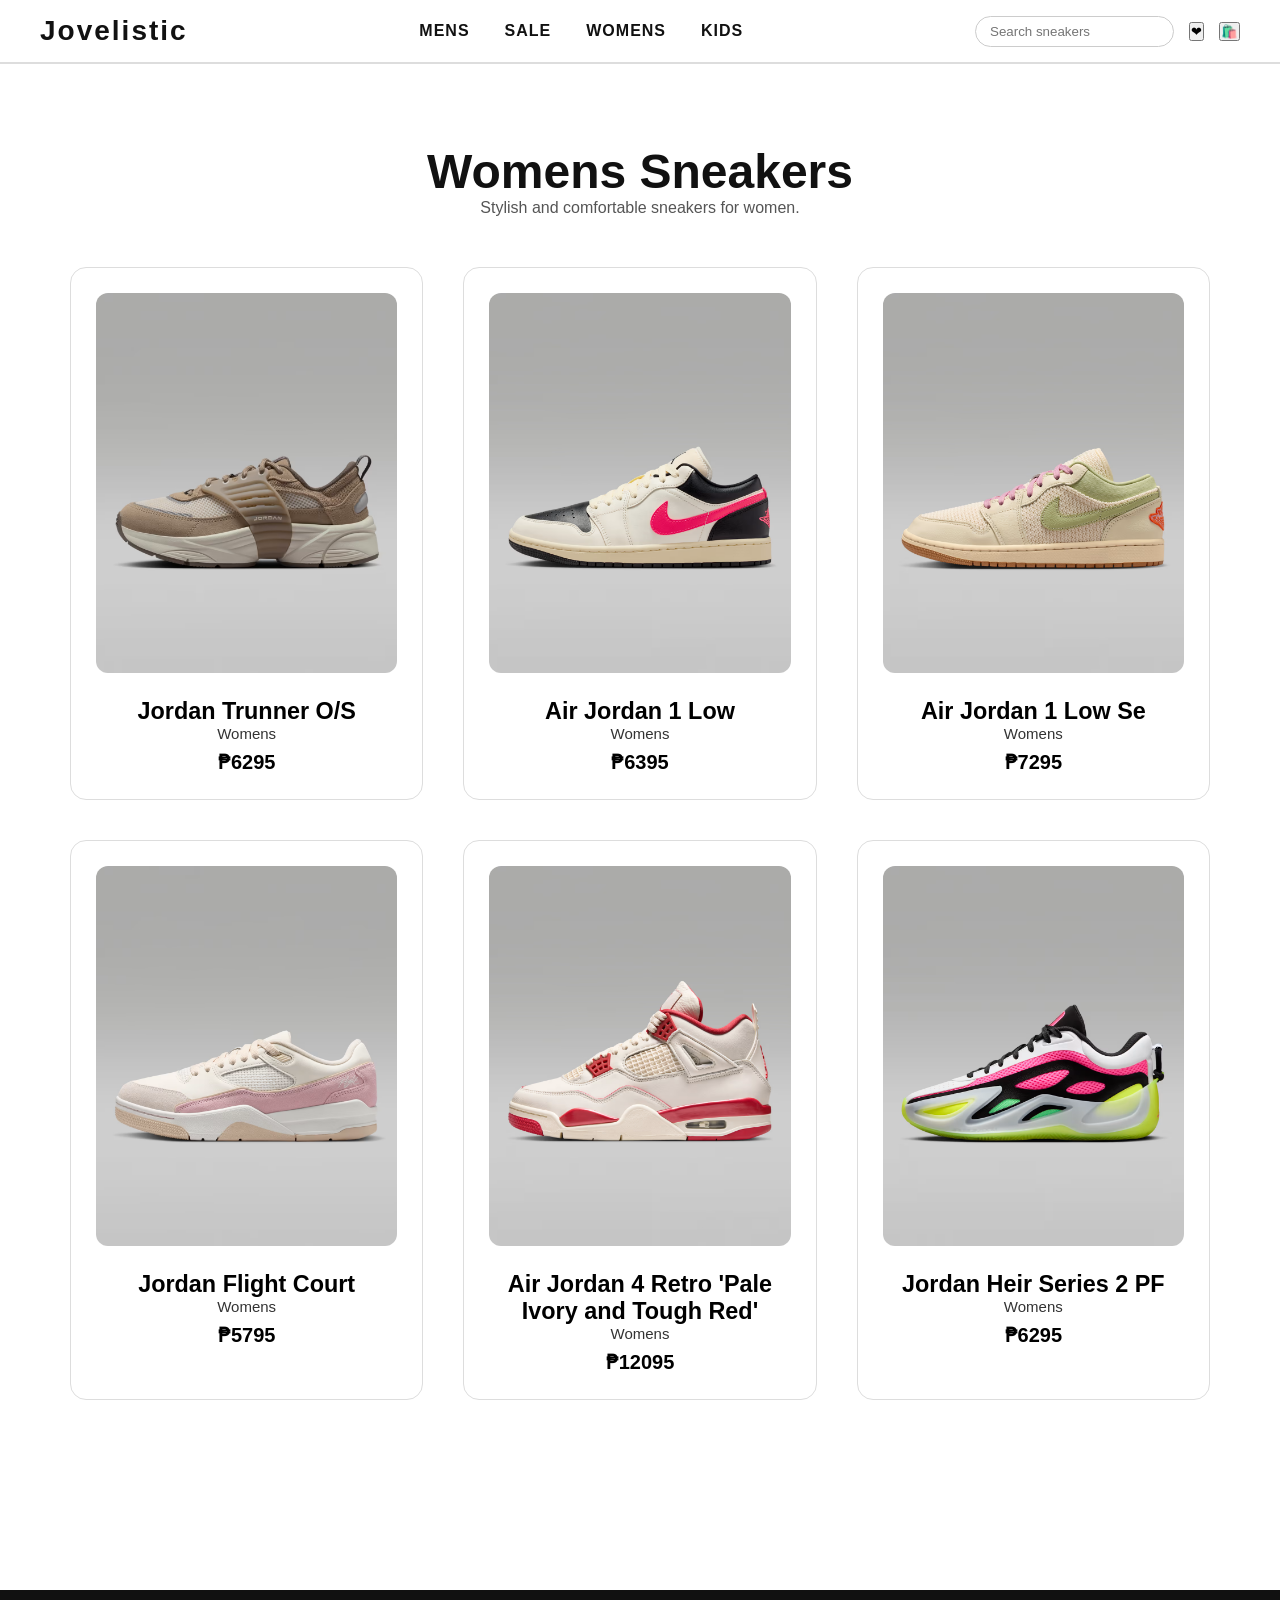
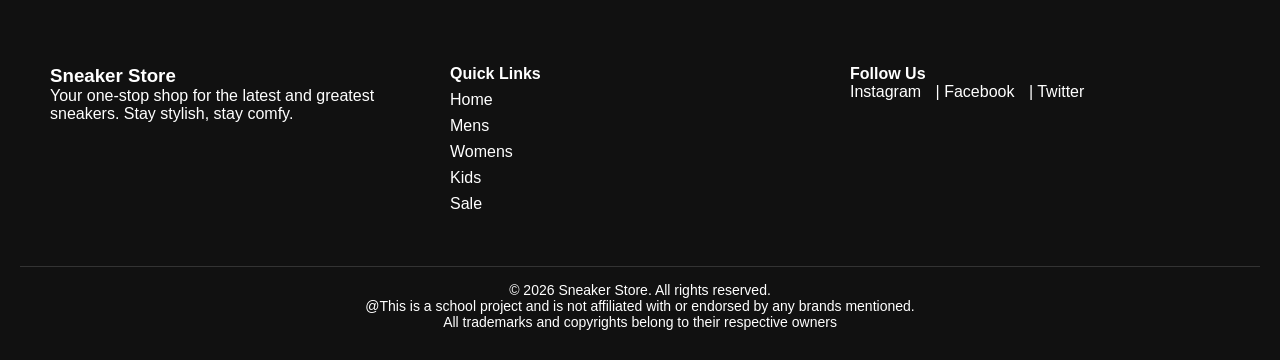
<file: Womens.html>
<!DOCTYPE html>
<html lang="en">
<head>
    <meta charset="UTF-8">
    <title>Womens Sneakers</title>

    <link rel="preconnect" href="https://fonts.googleapis.com">
    <link rel="preconnect" href="https://fonts.gstatic.com" crossorigin>
    <link href="https://fonts.googleapis.com/css2?family=Mea+Culpa&display=swap" rel="stylesheet">

    <link rel="stylesheet" href="style.css">
</head>
<body data-category="Womens">

<header>
    <div class="navbar">
        <div class="logo">Jovelistic</div>

        <nav class="menu">
            <a href="Mens.html">Mens</a>
            <a href="Sales.html">Sale</a>
            <a href="Womens.html">Womens</a>
            <a href="Kids.html">Kids</a>
        </nav>

        <div class="right-section">
            <div class="search-bar">
                <input type="text" id="searchBar" placeholder="Search sneakers">
            </div>
            <a href="Fave.html"><button>❤</button></a>
            <a href="Checkout.html"><button>🛍️</button></a>
        </div>
    </div>
</header>

<section class="content">
    <h1>Womens Sneakers</h1>
    <p>Stylish and comfortable sneakers for women.</p>
    <div class="product-grid" id="product-grid"></div>
</section>

<script src="script.js"></script>

<!-- ===== FOOTER ===== -->
<footer class="site-footer">
    <div class="footer-container">
        <!-- About Section -->
        <div class="footer-about">
            <h3>Sneaker Store</h3>
            <p>Your one-stop shop for the latest and greatest sneakers. Stay stylish, stay comfy.</p>
        </div>

        <!-- Quick Links -->
        <div class="footer-links">
            <h4>Quick Links</h4>
            <ul>
                <li><a href="Home.html">Home</a></li>
                <li><a href="Mens.html" onclick="populateProducts('Mens')">Mens</a></li>
                <li><a href="Womens.html" onclick="populateProducts('Womens')">Womens</a></li>
                <li><a href="Kids.html" onclick="populateProducts('Kids')">Kids</a></li>
                <li><a href="Sales.html" onclick="populateProducts('Sale')">Sale</a></li>
            </ul>
        </div>

        <!-- Social Media -->
        <div class="footer-social">
            <h4>Follow Us</h4>
            <a href="#" target="_blank">Instagram</a> |
            <a href="#" target="_blank">Facebook</a> |
            <a href="#" target="_blank">Twitter</a>
        </div>
    </div>

    <div class="footer-bottom">
        <p>© 2026 Sneaker Store. All rights reserved.</p>
        <p>@This is a school project and is not affiliated with or endorsed by any brands mentioned.</p>
        <p>All trademarks and copyrights belong to their respective owners</p>
    </div>
</footer>

</body>
</html>
</file>
<file: style.css>
/* ===== Reset & Base ===== */
* {
    margin: 0;
    padding: 0;
    box-sizing: border-box;
    font-family: Arial, Helvetica, sans-serif;
}

/* ===== Header & Navbar ===== */
header {
    background-color: #ffffff;
    border-bottom: 2px solid #ddd;
    padding: 15px 40px;
    position: relative;
    z-index: 100;
}

.navbar {
    display: flex;
    align-items: center;
    justify-content: space-between;
}

.logo {
    font-size: 28px;
    font-weight: 900;
    letter-spacing: 2px;
    color: #111;
    cursor: pointer;
}

.menu {
    display: flex;
    gap: 35px;
}

.menu a {
    text-decoration: none;
    color: #111;
    font-weight: 700;
    text-transform: uppercase;
    letter-spacing: 1px;
    transition: 0.3s;
}

.menu a:hover {
    color: #e10600;
}

.right-section {
    display: flex;
    align-items: center;
    gap: 15px;
}

.search-bar input {
    padding: 7px 14px;
    border: 1px solid #ccc;
    border-radius: 20px;
    outline: none;
}

.heart, .bag {
    font-size: 22px;
    cursor: pointer;
}

.heart { color: #e10600; }
.bag { color: #111; }

/* ===== Hero Section ===== */
.hero {
    position: relative;
    height: 100vh;
    overflow: hidden;
    display: flex;
    align-items: center;
    justify-content: center;
    text-align: center;
    color: #ddd;
}

.bg-video {
    position: absolute;
    width: 100%;
    height: 100%;
    object-fit: cover;
    z-index: -2;
}

.hero::after {
    content: "";
    position: absolute;
    inset: 0;
    background: rgba(0, 0, 0, 0.55);
    z-index: -1;
}

.hero-content {
    z-index: 1;
    max-width: 800px;
    padding: 20px;
}

.hero h1 {
    font-size: 52px;
    margin-bottom: 15px;
}

.hero span {
    color: #e10600;
}

.hero p {
    font-size: 18px;
    margin-bottom: 40px;
}

.hero button {
    background-color: #e10600;
    color: #fff;
    border: none;
    padding: 14px 35px;
    font-size: 16px;
    font-weight: bold;
    cursor: pointer;
    border-radius: 30px;
}

.hero button:hover {
    background-color: #b00400;
}

/* ===== PRODUCT GRID ===== */
.product-grid {
    max-width: 1400px; /* wider container */
    margin: 0 auto 60px;
    display: grid;

    /* 3 BIG PRODUCTS */
    grid-template-columns: repeat(3, 1fr);

    gap: 40px; /* more spacing */
    padding: 50px 30px;
}

/* ===== PRODUCT CARD ===== */
.product-card {
    border: 1px solid #ddd;
    border-radius: 16px;
    padding: 25px;
    background: #fff;
    color: #111;
    transition: 0.3s;
}

.product-card:hover {
    transform: translateY(-8px);
    box-shadow: 0 16px 35px rgba(0,0,0,0.12);
}

/* ===== PRODUCT IMAGE ===== */
.product-card img {
    width: 100%;
    height: 380px; 
    object-fit: cover;
    margin-bottom: 20px;
    border-radius: 12px;
}

/* ===== TEXT ===== */
.product-card a {
    text-decoration: none;
    font-size: 20px;
    color: #000;
    margin-bottom: 5px;
}

.product-card .category {
    text-decoration: none;
    font-size: 15px;
    color: #333;
}

.product-card .price {
    text-decoration: none;
    font-size: 20px;
    font-weight: bold;
    color: #000;
    margin-top: 8px;
}

/* ===== RESPONSIVE ===== */

/* Tablet */
@media (max-width: 900px) {
    .product-grid {
        grid-template-columns: repeat(2, 1fr);
    }

    .product-card img {
        height: 300px;
    }
}

/* Mobile */
@media (max-width: 500px) {
    .product-grid {
        grid-template-columns: 1fr;
    }

    .product-card img {
        height: 240px;
    }
}

/* ===== PRODUCT PREVIEW ===== */
.product-preview {
    background: #fff;
    color: #111;
    padding: 60px;
}

.preview-container {
    display: flex;
    gap: 40px;
    flex-wrap: wrap;
    justify-content: center;
}

.preview-images {
    display: flex;
    gap: 20px;
}

.thumbnail-list {
    display: flex;
    flex-direction: column;
    gap: 10px;
}

.thumb {
    width: 70px;
    cursor: pointer;
    border: 2px solid transparent;
}

.thumb.active {
    border: 2px solid #111;
}

.preview-main img {
    width: 420px;
}

.preview-details {
    max-width: 400px;
}

.preview-details h1 {
    font-size: 28px;
}

.preview-details h2 {
    color: #111;
    margin: 10px 0;
}

.description {
    color: #555;
    margin-bottom: 20px;
}

/* ===== SIZE BUTTONS ===== */
.size-btn {
    padding: 10px 15px;
    margin: 5px;
    border: 1px solid #ccc;
    background: white;
    color: #111;
    cursor: pointer;
}

.size-btn:hover,
.size-btn.active {
    border-color: #111;
    background: #bbbbbb;
}

/* ===== BUTTONS ===== */
.preview-buttons {
    margin-top: 20px;
}

#add-to-cart {
    background: #111;
    color: white;
    padding: 15px;
    border: none;
    width: 100%;
    margin-bottom: 10px;
    cursor: pointer;
}

#favorite-btn {
    padding: 10px;
    border: 1px solid #111;
    background: white;
    color: #111;
    cursor: pointer;
    width: 100%;
}

#favorite-btn.active {
    background: #e10600;
    color: white;
    border-color: #e10600;
}

#back-btn {
    margin-top: 20px;
    background: none;
    border: none;
    cursor: pointer;
    text-decoration: underline;
    color: #111;
}

/* ===== BAG & CHECKOUT ===== */
.bag-item,
.checkout-item {
    display: flex;
    gap: 20px;
    padding: 15px;
    border-bottom: 1px solid #ddd;
    color: #111;
}

.qty-controls button {
    background: #e10600;
    color: white;
    border: none;
    padding: 4px 10px;
    cursor: pointer;
}

.remove-btn {
    border: 2px solid #e10600;
    color: #e10600;
    background: transparent;
    cursor: pointer;
}

.remove-btn:hover {
    background: #e10600;
    color: white;
}

#bag-total, #checkout-total {
    color: #e10600;
    font-weight: bold;
}

/* ===== CONTENT ===== */
.content {
    max-width: 1200px;
    margin: 80px auto;
    text-align: center;
}

.content h1 {
    font-size: 48px;
    color: #111;
}

.content p {
    color: #555;
}

/* ===== BUTTON ===== */
.go-to-shop-btn {
    padding: 20px 100px;
    font-weight: bold;
    color: white;
    background: #e10600;
    border-radius: 30px;
    text-decoration: none;
}

.go-to-shop-btn:hover {
    background: #b00400;
}

/* ===== RESPONSIVE ===== */
@media (max-width: 900px) {
    .product-grid {
        grid-template-columns: repeat(2, 1fr);
    }
}

@media (max-width: 600px) {
    .product-grid {
        grid-template-columns: 1fr;
    }

    .preview-main img {
        width: 100%;
    }
}

/* ===== FOOTER ===== */
.site-footer {
    background-color: #111;
    color: #fff;
    padding: 60px 20px 30px 20px; /* taller padding for height */
    font-family: Arial, Helvetica, sans-serif;
    width: 100%;
    box-sizing: border-box;
}

.footer-container {
    display: flex;
    flex-wrap: wrap;
    justify-content: space-between;
    max-width: 1200px;
    margin: auto;
}

.footer-about, .footer-links, .footer-social {
    flex: 1 1 200px;
    margin: 15px 10px;
    min-height: 150px; /* ensures footer columns are tall */
}

.footer-links ul {
    list-style: none;
    padding: 0;
}

.footer-links li {
    margin: 8px 0;
}

.footer-links a {
    color: #fff;
    text-decoration: none;
}

.footer-links a:hover {
    text-decoration: underline;
}

.footer-social a {
    color: #fff;
    text-decoration: none;
    margin-right: 10px;
}

.footer-social a:hover {
    text-decoration: underline;
}

.footer-bottom {
    text-align: center;
    margin-top: 30px;
    font-size: 14px;
    border-top: 1px solid #333;
    padding-top: 15px;
}

/* ===== FLEX BODY TO PUSH FOOTER DOWN ===== */
body {
    display: flex;
    flex-direction: column;
    min-height: 100vh; /* full viewport height */
    margin: 0;
}

main {
    flex: 1; /* content grows, footer stays after it */
}
</file>
<file: co.css>
* {
    margin: 0;
    padding: 0;
    box-sizing: border-box;
    font-family: Arial, Helvetica, sans-serif;
}

/* ===== PAGE TITLE ===== */
.page-title {
    text-align: center;
    margin-top: 80px;
    font-size: 32px;
    letter-spacing: 2px;
    color: #111; /* Dark text for visibility */
}

/* ===== CHECKOUT CONTAINER ===== */
.checkout-container {
    max-width: 1100px;
    margin: 60px auto;
    padding: 40px;
    display: flex;
    gap: 40px;
    background: #f9f9f9; /* Light solid background */
    border-radius: 15px;
    flex-wrap: wrap;
    box-shadow: 0 4px 12px rgba(0,0,0,0.1); /* subtle shadow for depth */
}

/* ===== SHIPPING FORM ===== */
.shipping-form {
    flex: 1;
    min-width: 300px;
}

.shipping-form h2 {
    margin-bottom: 20px;
    color: #111; /* Dark heading */
}

.shipping-form input {
    width: 100%;
    padding: 12px;
    margin-bottom: 15px;
    border-radius: 8px;
    border: 1px solid #ccc; /* Light gray border */
    background: #fff; /* White input background */
    color: #111; /* Dark input text */
    outline: none;
}

.shipping-form input::placeholder {
    color: #888; /* Gray placeholder */
}

/* ===== PAYMENT METHOD ===== */
.payment-method {
    margin-top: 20px;
}

.payment-method h3 {
    margin-bottom: 15px;
    color: #111; /* Dark heading */
}

/* ===== PAYMENT OPTION ===== */
.payment-option {
    display: flex;
    align-items: center; /* vertically center radio and text */
    gap: 10px;
    margin-bottom: 12px;
    padding: 10px;
    border-radius: 8px;
    cursor: pointer;
    transition: 0.3s;
    border: 1px solid #ccc;
    background: #fff;
}

.payment-option:hover {
    background: #f0f0f0; /* light hover effect */
}

/* Adjust radio button position to align perfectly */
.payment-option input[type="radio"] {
    margin-top: 0; /* tweak this (0-2px) if needed for perfect alignment */
    accent-color: #e10600;
    cursor: pointer;
}

.payment-option span {
    color: #111;
    font-size: 16px;
}

/* ===== ORDER SUMMARY ===== */
.order-summary {
    flex: 1;
    min-width: 300px;
    background: #fff;
    padding: 20px;
    border-radius: 15px;
    box-shadow: 0 4px 12px rgba(0,0,0,0.05);
}

.order-summary h2 {
    margin-bottom: 20px;
    color: #111;
}

.checkout-item {
    display: flex;
    justify-content: space-between;
    padding: 12px 0;
    border-bottom: 1px solid #eee; /* lighter separator */
    color: #111;
}

.total-section {
    text-align: right;
    margin-top: 20px;
    font-size: 20px;
    color: #111;
}

#checkout-total {
    font-weight: bold;
    color: #e10600; /* Keep accent color */
}

/* ===== PLACE ORDER BUTTON ===== */
#place-order-btn {
    width: 100%;
    margin-top: 25px;
    padding: 14px;
    background: #e10600;
    border: none;
    color: white;
    font-size: 16px;
    font-weight: bold;
    border-radius: 8px;
    cursor: pointer;
    transition: 0.3s ease;
}

#place-order-btn:hover {
    background: #b00400;
    transform: scale(1.03);
}
</file>
<file: css.css>
/* ===== RESET & BASE ===== */
* {
    margin: 0;
    padding: 0;
    box-sizing: border-box;
    font-family: 'Poppins', sans-serif;
}

/* ===== BODY (KEPT YOUR VERSION) ===== */
body {
    background: #f5f5f5;
    color: #111;
    line-height: 1.6;
    display: flex;
    flex-direction: column;
    min-height: 100vh;
    margin: 0;
}

/* ===== NAVBAR ===== */
nav {
    display: flex;
    justify-content: space-between;
    align-items: center;
    padding: 20px 50px;
    background: white;
    box-shadow: 0 2px 5px rgba(0,0,0,0.1);
    position: sticky;
    top: 0;
    z-index: 1000;
}

.logo {
    font-size: 24px;
    font-weight: 700;
    color: #000;
}

nav ul {
    list-style: none;
    display: flex;
    gap: 20px;
}

nav ul li a {
    text-decoration: none;
    color: #000;
    font-weight: 500;
    transition: color 0.3s;
}

nav ul li a:hover {
    color: #ff0000;
}

/* ===== HERO SECTION ===== */
.hero {
    display: flex;
    flex-wrap: wrap;
    justify-content: center;
    align-items: center;
    padding: 60px 20px;
    background: #fff;
}

.hero-text {
    max-width: 500px;
    margin-right: 40px;
    margin-left: 300px;
}

.hero-text h1 {
    font-size: 48px;
    margin-bottom: 20px;
}

.hero-text p {
    font-size: 18px;
    margin-bottom: 20px;
    color: #555;
}

.hero-text button {
    padding: 12px 25px;
    font-size: 16px;
    background: black;
    color: white;
    border: none;
    cursor: pointer;
    transition: background 0.3s;
}

.hero-text button:hover {
    background: #ff0000;
}

.hero img {
    max-width: 400px;
    width: 100%;
}

/* ===== PRODUCTS SECTION ===== */
.products {
    padding: 60px 20px;
    text-align: center;
}

.products h2 {
    font-size: 32px;
    margin-bottom: 40px;
}

.product-grid {
    display: flex;
    flex-wrap: wrap;
    gap: 20px;
    justify-content: center;
}

.card {
    background: white;
    padding: 20px;
    border-radius: 10px;
    width: 250px;
    box-shadow: 0 2px 8px rgba(0,0,0,0.1);
    transition: transform 0.3s, box-shadow 0.3s;
}

.card img {
    width: 100%;
    border-radius: 10px;
    margin-bottom: 15px;
}

.card h3 {
    font-size: 20px;
    margin-bottom: 10px;
    color: #000; /* FORCE BLACK TEXT */
}

/* ===== FIX: REMOVE UNDERLINE + FORCE BLACK FOR FEATURED PRODUCTS ===== */
.card a {
    text-decoration: none;
    color: #000;
}

.card p {
    font-size: 18px;
    font-weight: 600;
    color: #000;
}

.card:hover {
    transform: translateY(-5px);
    box-shadow: 0 5px 15px rgba(0,0,0,0.2);
}

/* ===== FOOTER ===== */
footer {
    text-align: center;
    padding: 20px;
    background: #fff;
    box-shadow: 0 -2px 5px rgba(0,0,0,0.05);
    margin-top: 40px;
}

/* ===== LOGIN & SIGNUP PAGES ===== */
.login-container, .signup-container {
    height: auto;
    display: block;
    margin: 50px auto;
    width: 360px;
    padding: 40px 30px;
    background-color: #fff;
    border-radius: 12px;
    box-shadow: 0 10px 25px rgba(0, 0, 0, 0.1);
    text-align: center;
}

.login-container h2, .signup-container h2 {
    font-size: 28px;
    font-weight: 700;
    margin-bottom: 30px;
    color: #111;
}

.input-group {
    margin-bottom: 20px;
    text-align: left;
}

.input-group label {
    display: block;
    font-size: 14px;
    font-weight: 500;
    margin-bottom: 6px;
    color: #555;
}

.input-group input {
    width: 100%;
    padding: 12px 15px;
    font-size: 16px;
    border: 2px solid #ccc;
    border-radius: 8px;
    transition: all 0.3s ease;
}

.input-group input:focus {
    border-color: #111;
    outline: none;
}

.login-btn, .signup-btn {
    width: 100%;
    padding: 14px;
    font-size: 16px;
    font-weight: 700;
    color: #fff;
    background-color: #111;
    border: none;
    border-radius: 8px;
    cursor: pointer;
    transition: all 0.3s ease;
}

.login-btn:hover, .signup-btn:hover {
    background-color: #333;
}

.login-container p, .signup-container p {
    margin-top: 20px;
    font-size: 14px;
    color: #555;
}

.login-container p a, .signup-container p a {
    color: #111;
    font-weight: 600;
    text-decoration: none;
}

.login-container p a:hover, .signup-container p a:hover {
    color: #ff3b30;
}

/* ===== RESPONSIVE ===== */
@media (max-width: 768px) {
    .hero {
        flex-direction: column;
        text-align: center;
    }

    .hero-text {
        margin-right: 0;
        margin-bottom: 30px;
    }

    .product-grid {
        flex-direction: column;
        align-items: center;
    }
}

@media (max-width: 420px) {
    .login-container, .signup-container {
        width: 90%;
        padding: 30px 20px;
    }
}

/* ===== FOOTER ===== */
.site-footer {
    background-color: #111;
    color: #fff;
    padding: 60px 20px 30px 20px;
    font-family: Arial, Helvetica, sans-serif;
    width: 100%;
    box-sizing: border-box;
}

.footer-container {
    display: flex;
    flex-wrap: wrap;
    justify-content: space-between;
    max-width: 1200px;
    margin: auto;
}

.footer-about, .footer-links, .footer-social {
    flex: 1 1 200px;
    margin: 15px 10px;
    min-height: 150px;
}

.footer-links ul {
    list-style: none;
    padding: 0;
}

.footer-links li {
    margin: 8px 0;
}

.footer-links a,
.footer-social a {
    color: #fff;
    text-decoration: none;
}

.footer-links a:hover,
.footer-social a:hover {
    text-decoration: underline;
}

.footer-bottom {
    text-align: center;
    margin-top: 30px;
    font-size: 14px;
    border-top: 1px solid #333;
    padding-top: 15px;
}

/* ===== MAIN FLEX ===== */
main {
    flex: 1;
}

/* ===== FEATURED PRODUCT VIDEO ADJUSTMENT ===== */
.bg-video {
    width: 500px;
    height: auto;
    border-radius: 10px;
    display: block;
    margin: 0px auto;
    transform: translateX(20px);
}
</file>
